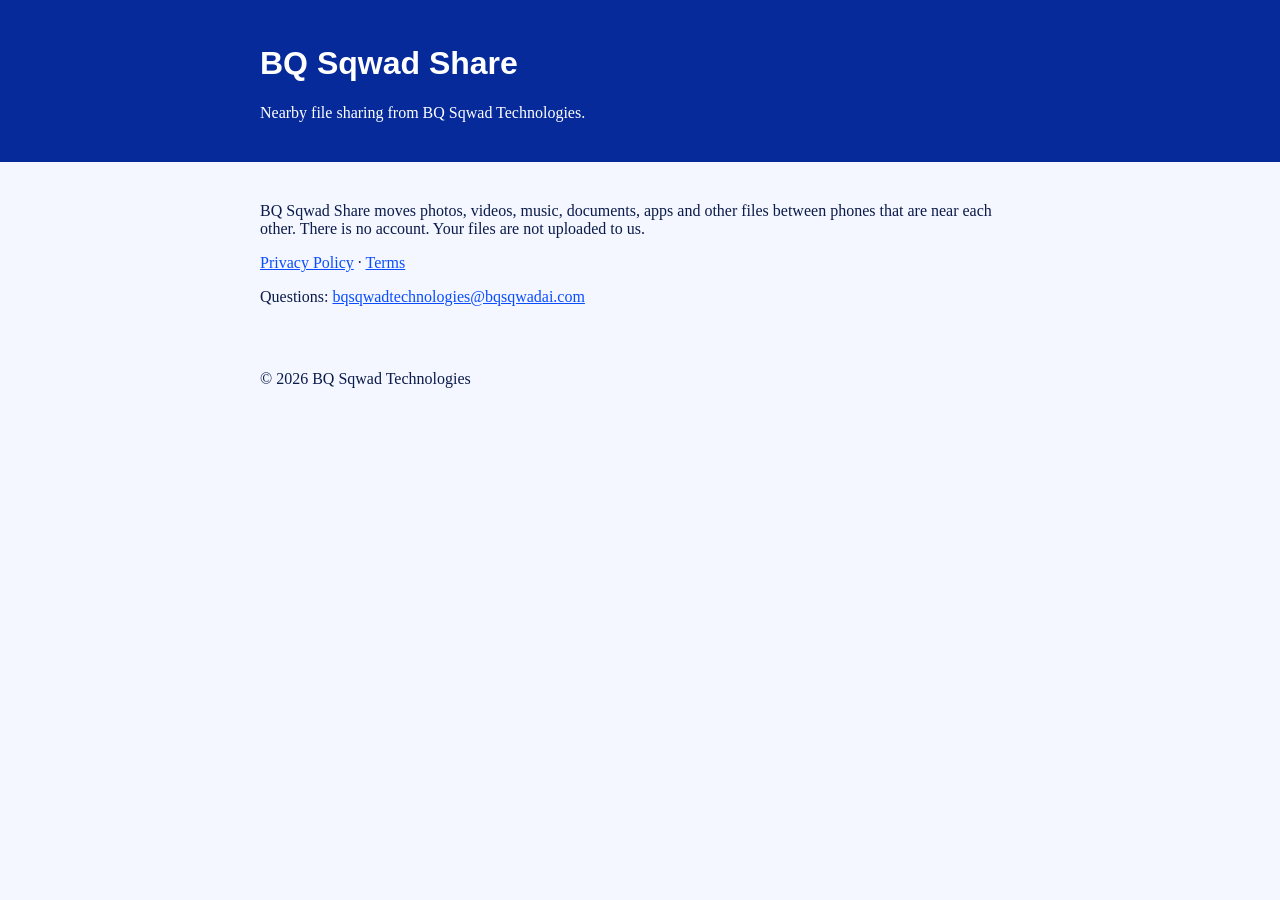
<file: docs/index.html>
<!DOCTYPE html>
<html lang="en">
<head>
<meta charset="utf-8"/>
<meta name="viewport" content="width=device-width, initial-scale=1"/>
<title>BQ Sqwad Share</title>
<style>
body{margin:0;font-family:Georgia,serif;background:#f4f7ff;color:#0b1b4a}
header,main,footer{max-width:760px;margin:auto;padding:24px}
header{background:#062a9a;color:#fff;max-width:none}
header div{max-width:760px;margin:auto}
a{color:#0a4dff}
h1{font-family:Arial,sans-serif}
</style>
</head>
<body>
<header><div><h1>BQ Sqwad Share</h1><p>Nearby file sharing from BQ Sqwad Technologies.</p></div></header>
<main>
<p>BQ Sqwad Share moves photos, videos, music, documents, apps and other files between phones that are near each other. There is no account. Your files are not uploaded to us.</p>
<p><a href="privacy.html">Privacy Policy</a> · <a href="terms.html">Terms</a></p>
<p>Questions: <a href="mailto:bqsqwadtechnologies@bqsqwadai.com">bqsqwadtechnologies@bqsqwadai.com</a></p>
</main>
<footer>© 2026 BQ Sqwad Technologies</footer>
</body>
</html>
</file>
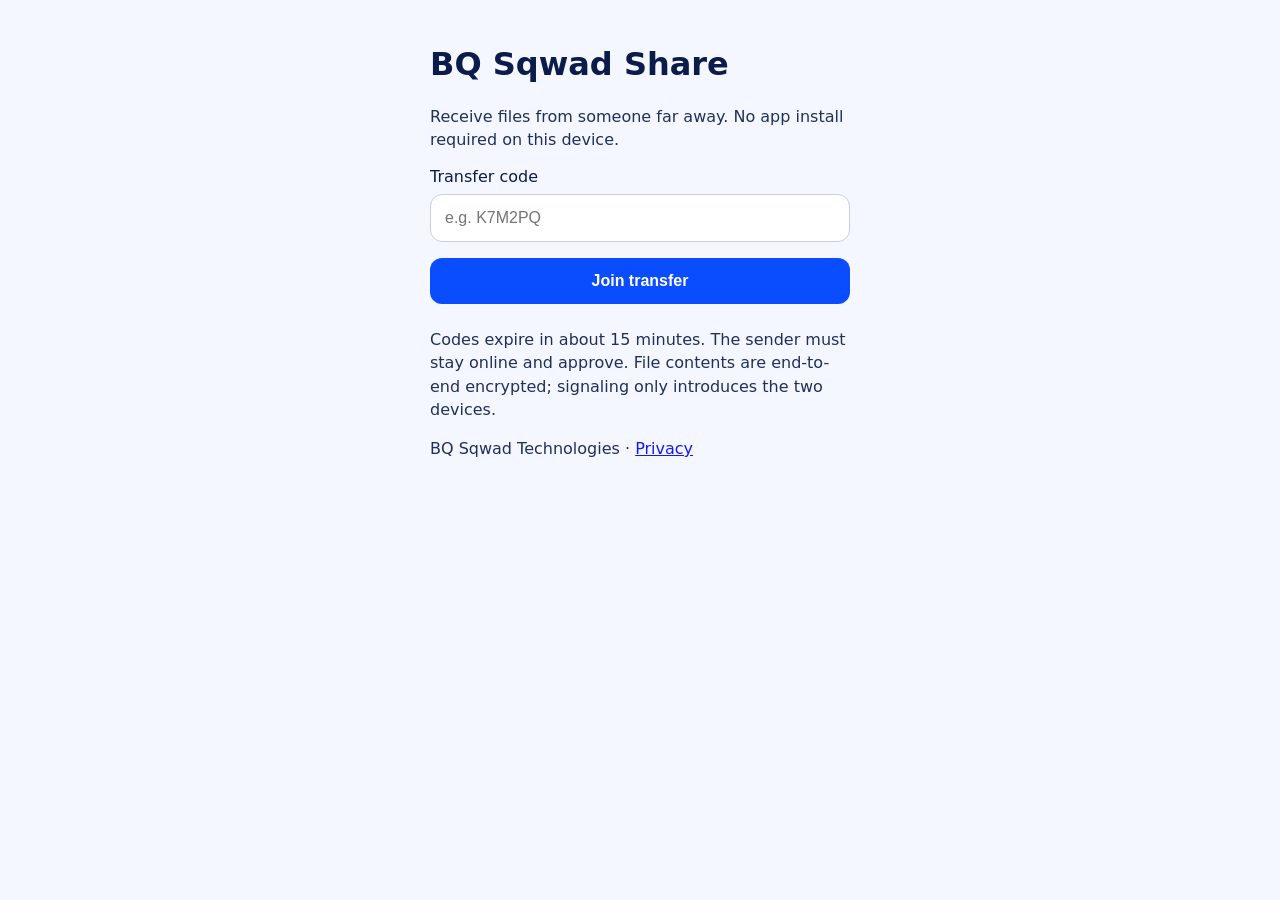
<file: web/index.html>
<!DOCTYPE html>
<html lang="en">
<head>
<meta charset="utf-8"/>
<meta name="viewport" content="width=device-width,initial-scale=1"/>
<title>BQ Sqwad Share — receive by code</title>
<link rel="stylesheet" href="styles.css"/>
</head>
<body>
<main>
  <h1>BQ Sqwad Share</h1>
  <p class="lead">Receive files from someone far away. No app install required on this device.</p>
  <label for="code">Transfer code</label>
  <input id="code" maxlength="8" placeholder="e.g. K7M2PQ" autocomplete="off"/>
  <button id="join" type="button">Join transfer</button>
  <p id="status" class="note">Codes expire in about 15 minutes. The sender must stay online and approve. File contents are end-to-end encrypted; signaling only introduces the two devices.</p>
  <ul id="files"></ul>
  <p class="note">BQ Sqwad Technologies · <a href="https://bqsqwadtechnologies.github.io/bq-sqwad-share-app/privacy.html">Privacy</a></p>
</main>
<script src="app.js"></script>
</body>
</html>
</file>
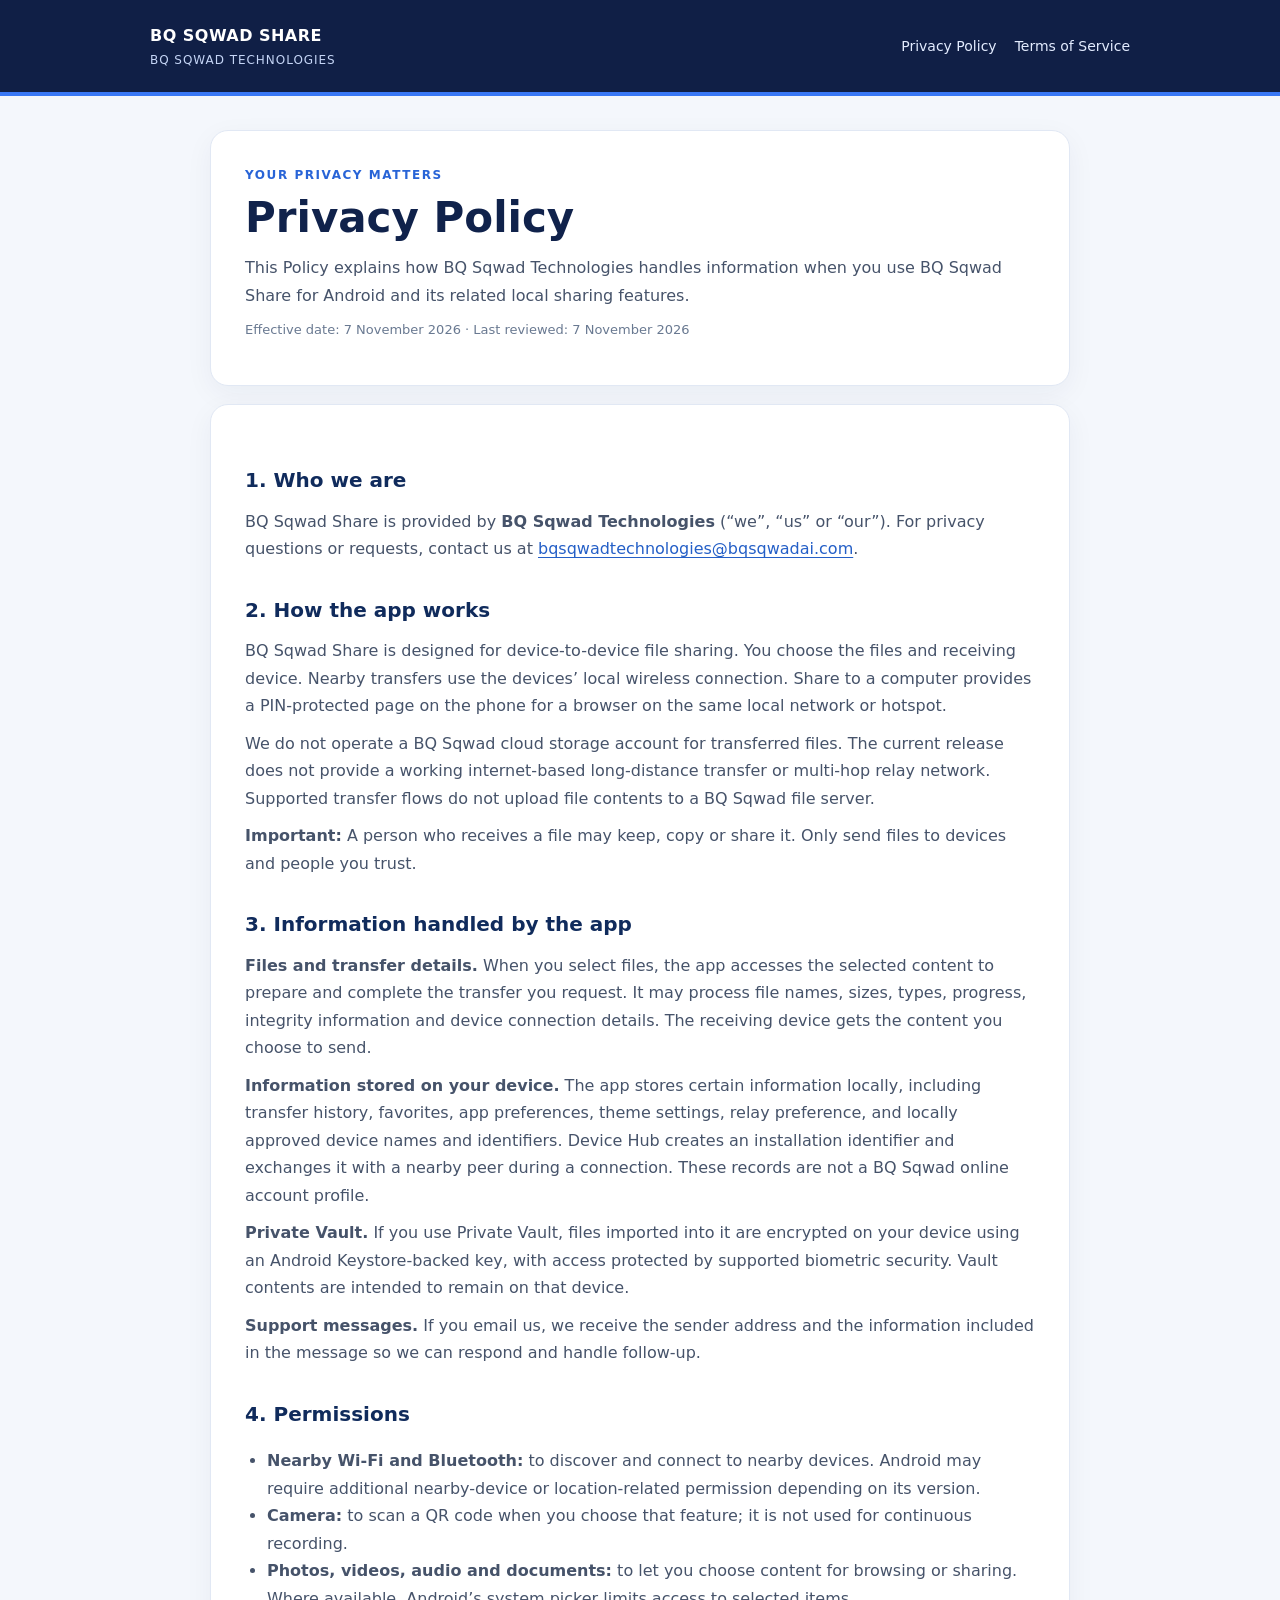
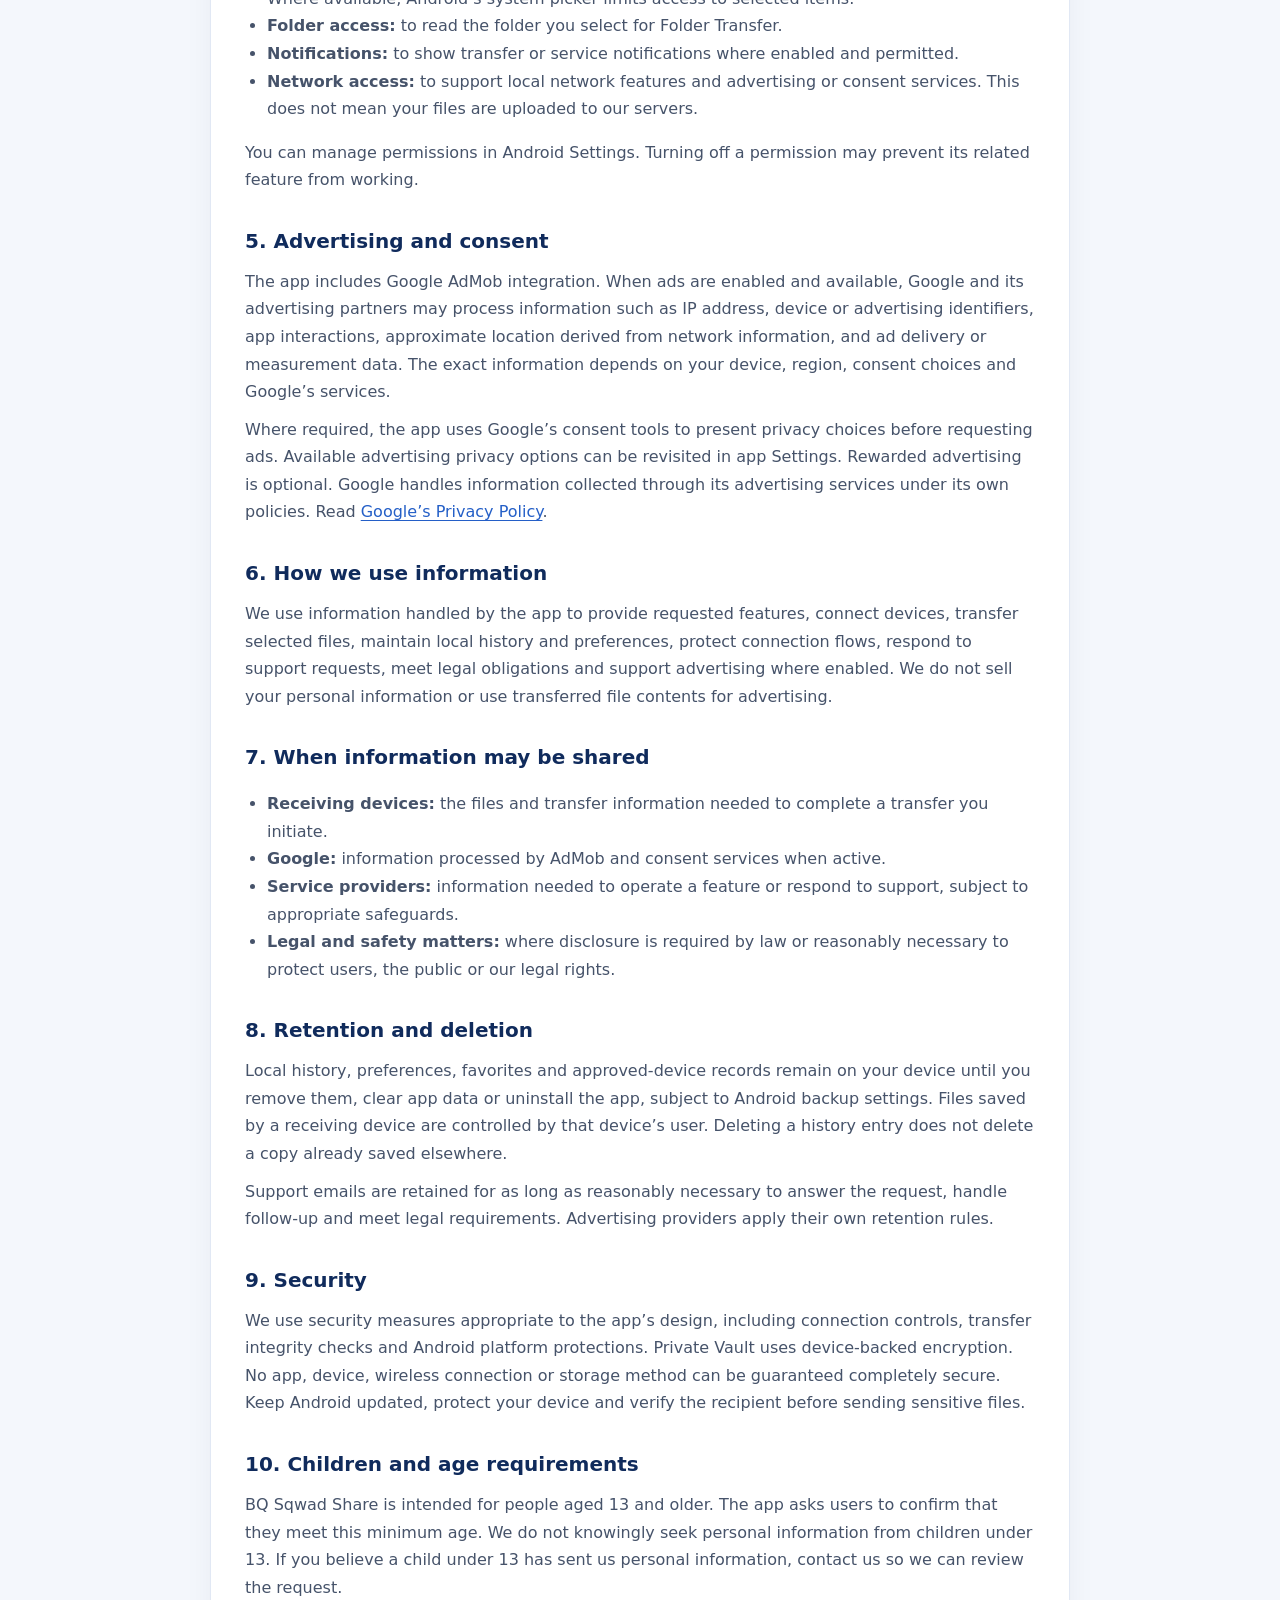
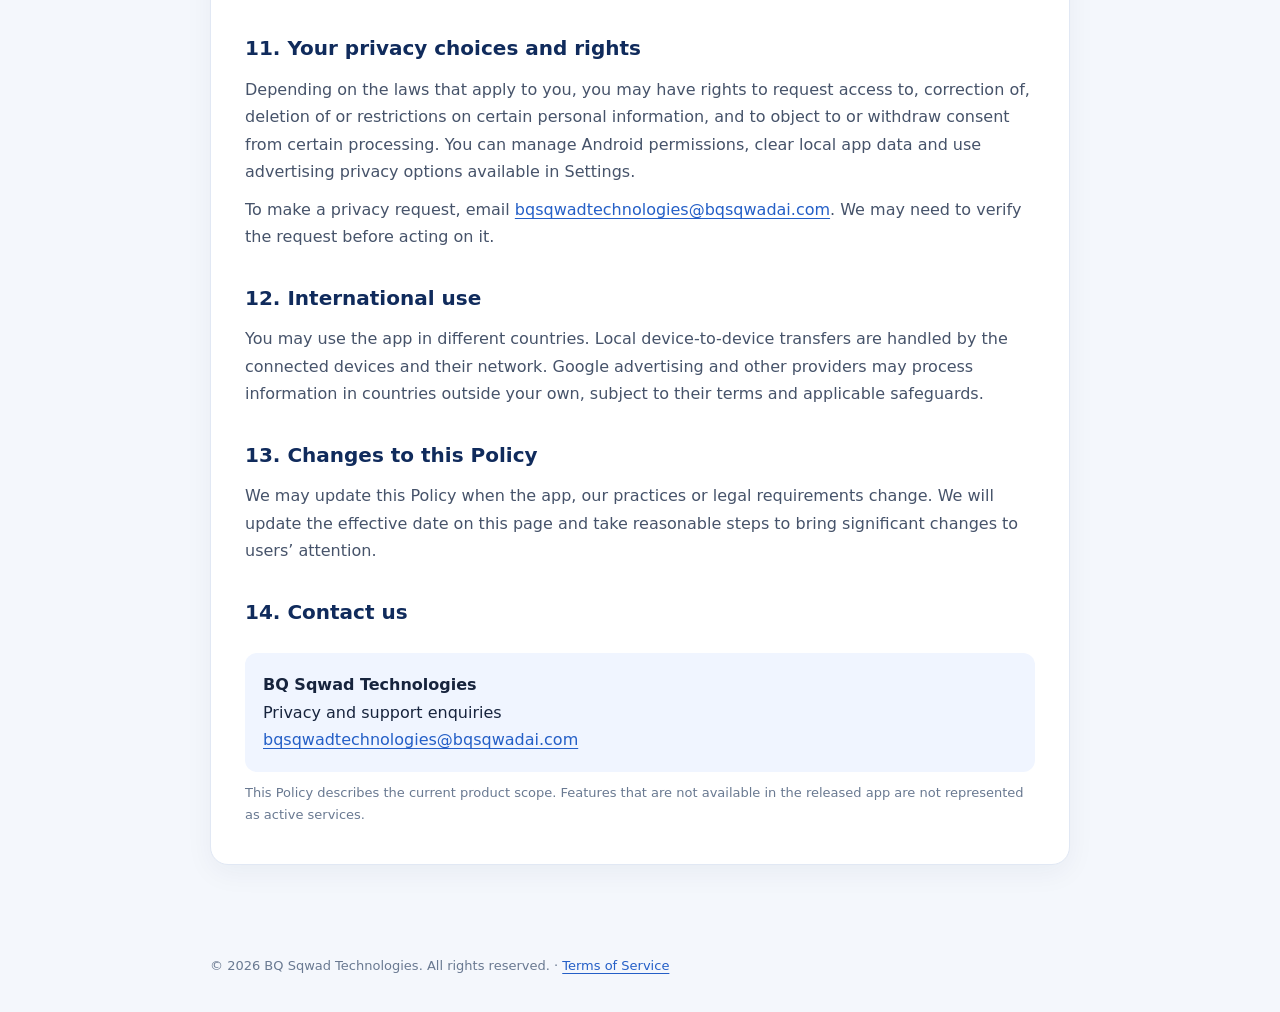
<file: docs/privacy.html>
<!doctype html><html lang="en"><head><meta charset="utf-8"><meta name="viewport" content="width=device-width,initial-scale=1"><meta name="description" content="Privacy Policy for BQ Sqwad Share by BQ Sqwad Technologies."><title>Privacy Policy | BQ Sqwad Share</title><style>
:root{font-family:Inter,ui-sans-serif,system-ui,-apple-system,"Segoe UI",sans-serif;color:#17243d;background:#f4f7fc;line-height:1.72}
*{box-sizing:border-box}body{margin:0}.top{background:#101f46;color:#fff;padding:22px 20px;border-bottom:4px solid #3978f6}
.bar{max-width:980px;margin:auto;display:flex;align-items:center;justify-content:space-between;gap:16px;flex-wrap:wrap}
.brand{font-weight:750;letter-spacing:.03em}.brand small{display:block;font-size:12px;font-weight:500;color:#c5d5f6;letter-spacing:.08em;text-transform:uppercase}
nav{display:flex;gap:18px;flex-wrap:wrap}nav a{color:#e3ecff;text-decoration:none;font-size:14px}
main{max-width:900px;margin:34px auto;padding:0 20px 56px}.intro,.content{background:#fff;border:1px solid #e1e8f4;border-radius:18px;box-shadow:0 8px 28px rgba(19,43,88,.05)}
.intro{padding:34px;margin-bottom:18px}.eyebrow{color:#2864d7;font-size:12px;font-weight:750;letter-spacing:.13em;text-transform:uppercase}
h1{font-size:clamp(30px,5vw,42px);line-height:1.15;margin:8px 0 12px;color:#10224b}h2{font-size:20px;color:#102b5c;margin:30px 0 8px}
p,li{color:#46536a}p{margin:10px 0}ul{padding-left:22px}.meta{font-size:13px;color:#697991}.content{padding:28px 34px}
a{color:#245fc7;text-underline-offset:3px}.contact{background:#f0f5ff;border-radius:12px;padding:18px;margin-top:24px}
footer{max-width:900px;margin:0 auto;padding:0 20px 34px;color:#697991;font-size:13px}
@media(max-width:600px){.top{padding:18px 16px}main{margin:18px auto;padding:0 12px 36px}.intro{padding:24px 20px}.content{padding:20px}.bar{align-items:flex-start}}
</style></head><body><header class="top"><div class="bar"><div class="brand">BQ SQWAD SHARE<small>BQ Sqwad Technologies</small></div><nav aria-label="Legal pages"><a href="privacy.html">Privacy Policy</a><a href="terms.html">Terms of Service</a></nav></div></header><main><section class="intro"><div class="eyebrow">Your privacy matters</div><h1>Privacy Policy</h1><p>This Policy explains how BQ Sqwad Technologies handles information when you use BQ Sqwad Share for Android and its related local sharing features.</p><p class="meta">Effective date: 7 November 2026 · Last reviewed: 7 November 2026</p></section><article class="content">
<h2>1. Who we are</h2><p>BQ Sqwad Share is provided by <strong>BQ Sqwad Technologies</strong> (“we”, “us” or “our”). For privacy questions or requests, contact us at <a href="mailto:bqsqwadtechnologies@bqsqwadai.com">bqsqwadtechnologies@bqsqwadai.com</a>.</p>
<h2>2. How the app works</h2><p>BQ Sqwad Share is designed for device-to-device file sharing. You choose the files and receiving device. Nearby transfers use the devices’ local wireless connection. Share to a computer provides a PIN-protected page on the phone for a browser on the same local network or hotspot.</p><p>We do not operate a BQ Sqwad cloud storage account for transferred files. The current release does not provide a working internet-based long-distance transfer or multi-hop relay network. Supported transfer flows do not upload file contents to a BQ Sqwad file server.</p><p><strong>Important:</strong> A person who receives a file may keep, copy or share it. Only send files to devices and people you trust.</p>
<h2>3. Information handled by the app</h2><p><strong>Files and transfer details.</strong> When you select files, the app accesses the selected content to prepare and complete the transfer you request. It may process file names, sizes, types, progress, integrity information and device connection details. The receiving device gets the content you choose to send.</p><p><strong>Information stored on your device.</strong> The app stores certain information locally, including transfer history, favorites, app preferences, theme settings, relay preference, and locally approved device names and identifiers. Device Hub creates an installation identifier and exchanges it with a nearby peer during a connection. These records are not a BQ Sqwad online account profile.</p><p><strong>Private Vault.</strong> If you use Private Vault, files imported into it are encrypted on your device using an Android Keystore-backed key, with access protected by supported biometric security. Vault contents are intended to remain on that device.</p><p><strong>Support messages.</strong> If you email us, we receive the sender address and the information included in the message so we can respond and handle follow-up.</p>
<h2>4. Permissions</h2><ul><li><strong>Nearby Wi-Fi and Bluetooth:</strong> to discover and connect to nearby devices. Android may require additional nearby-device or location-related permission depending on its version.</li><li><strong>Camera:</strong> to scan a QR code when you choose that feature; it is not used for continuous recording.</li><li><strong>Photos, videos, audio and documents:</strong> to let you choose content for browsing or sharing. Where available, Android’s system picker limits access to selected items.</li><li><strong>Folder access:</strong> to read the folder you select for Folder Transfer.</li><li><strong>Notifications:</strong> to show transfer or service notifications where enabled and permitted.</li><li><strong>Network access:</strong> to support local network features and advertising or consent services. This does not mean your files are uploaded to our servers.</li></ul><p>You can manage permissions in Android Settings. Turning off a permission may prevent its related feature from working.</p>
<h2>5. Advertising and consent</h2><p>The app includes Google AdMob integration. When ads are enabled and available, Google and its advertising partners may process information such as IP address, device or advertising identifiers, app interactions, approximate location derived from network information, and ad delivery or measurement data. The exact information depends on your device, region, consent choices and Google’s services.</p><p>Where required, the app uses Google’s consent tools to present privacy choices before requesting ads. Available advertising privacy options can be revisited in app Settings. Rewarded advertising is optional. Google handles information collected through its advertising services under its own policies. Read <a href="https://policies.google.com/privacy" target="_blank" rel="noopener noreferrer">Google’s Privacy Policy</a>.</p>
<h2>6. How we use information</h2><p>We use information handled by the app to provide requested features, connect devices, transfer selected files, maintain local history and preferences, protect connection flows, respond to support requests, meet legal obligations and support advertising where enabled. We do not sell your personal information or use transferred file contents for advertising.</p>
<h2>7. When information may be shared</h2><ul><li><strong>Receiving devices:</strong> the files and transfer information needed to complete a transfer you initiate.</li><li><strong>Google:</strong> information processed by AdMob and consent services when active.</li><li><strong>Service providers:</strong> information needed to operate a feature or respond to support, subject to appropriate safeguards.</li><li><strong>Legal and safety matters:</strong> where disclosure is required by law or reasonably necessary to protect users, the public or our legal rights.</li></ul>
<h2>8. Retention and deletion</h2><p>Local history, preferences, favorites and approved-device records remain on your device until you remove them, clear app data or uninstall the app, subject to Android backup settings. Files saved by a receiving device are controlled by that device’s user. Deleting a history entry does not delete a copy already saved elsewhere.</p><p>Support emails are retained for as long as reasonably necessary to answer the request, handle follow-up and meet legal requirements. Advertising providers apply their own retention rules.</p>
<h2>9. Security</h2><p>We use security measures appropriate to the app’s design, including connection controls, transfer integrity checks and Android platform protections. Private Vault uses device-backed encryption. No app, device, wireless connection or storage method can be guaranteed completely secure. Keep Android updated, protect your device and verify the recipient before sending sensitive files.</p>
<h2>10. Children and age requirements</h2><p>BQ Sqwad Share is intended for people aged 13 and older. The app asks users to confirm that they meet this minimum age. We do not knowingly seek personal information from children under 13. If you believe a child under 13 has sent us personal information, contact us so we can review the request.</p>
<h2>11. Your privacy choices and rights</h2><p>Depending on the laws that apply to you, you may have rights to request access to, correction of, deletion of or restrictions on certain personal information, and to object to or withdraw consent from certain processing. You can manage Android permissions, clear local app data and use advertising privacy options available in Settings.</p><p>To make a privacy request, email <a href="mailto:bqsqwadtechnologies@bqsqwadai.com">bqsqwadtechnologies@bqsqwadai.com</a>. We may need to verify the request before acting on it.</p>
<h2>12. International use</h2><p>You may use the app in different countries. Local device-to-device transfers are handled by the connected devices and their network. Google advertising and other providers may process information in countries outside your own, subject to their terms and applicable safeguards.</p>
<h2>13. Changes to this Policy</h2><p>We may update this Policy when the app, our practices or legal requirements change. We will update the effective date on this page and take reasonable steps to bring significant changes to users’ attention.</p>
<h2>14. Contact us</h2><div class="contact"><strong>BQ Sqwad Technologies</strong><br>Privacy and support enquiries<br><a href="mailto:bqsqwadtechnologies@bqsqwadai.com">bqsqwadtechnologies@bqsqwadai.com</a></div><p class="meta">This Policy describes the current product scope. Features that are not available in the released app are not represented as active services.</p>
</article></main><footer>© 2026 BQ Sqwad Technologies. All rights reserved. · <a href="terms.html">Terms of Service</a></footer></body></html>
</file>
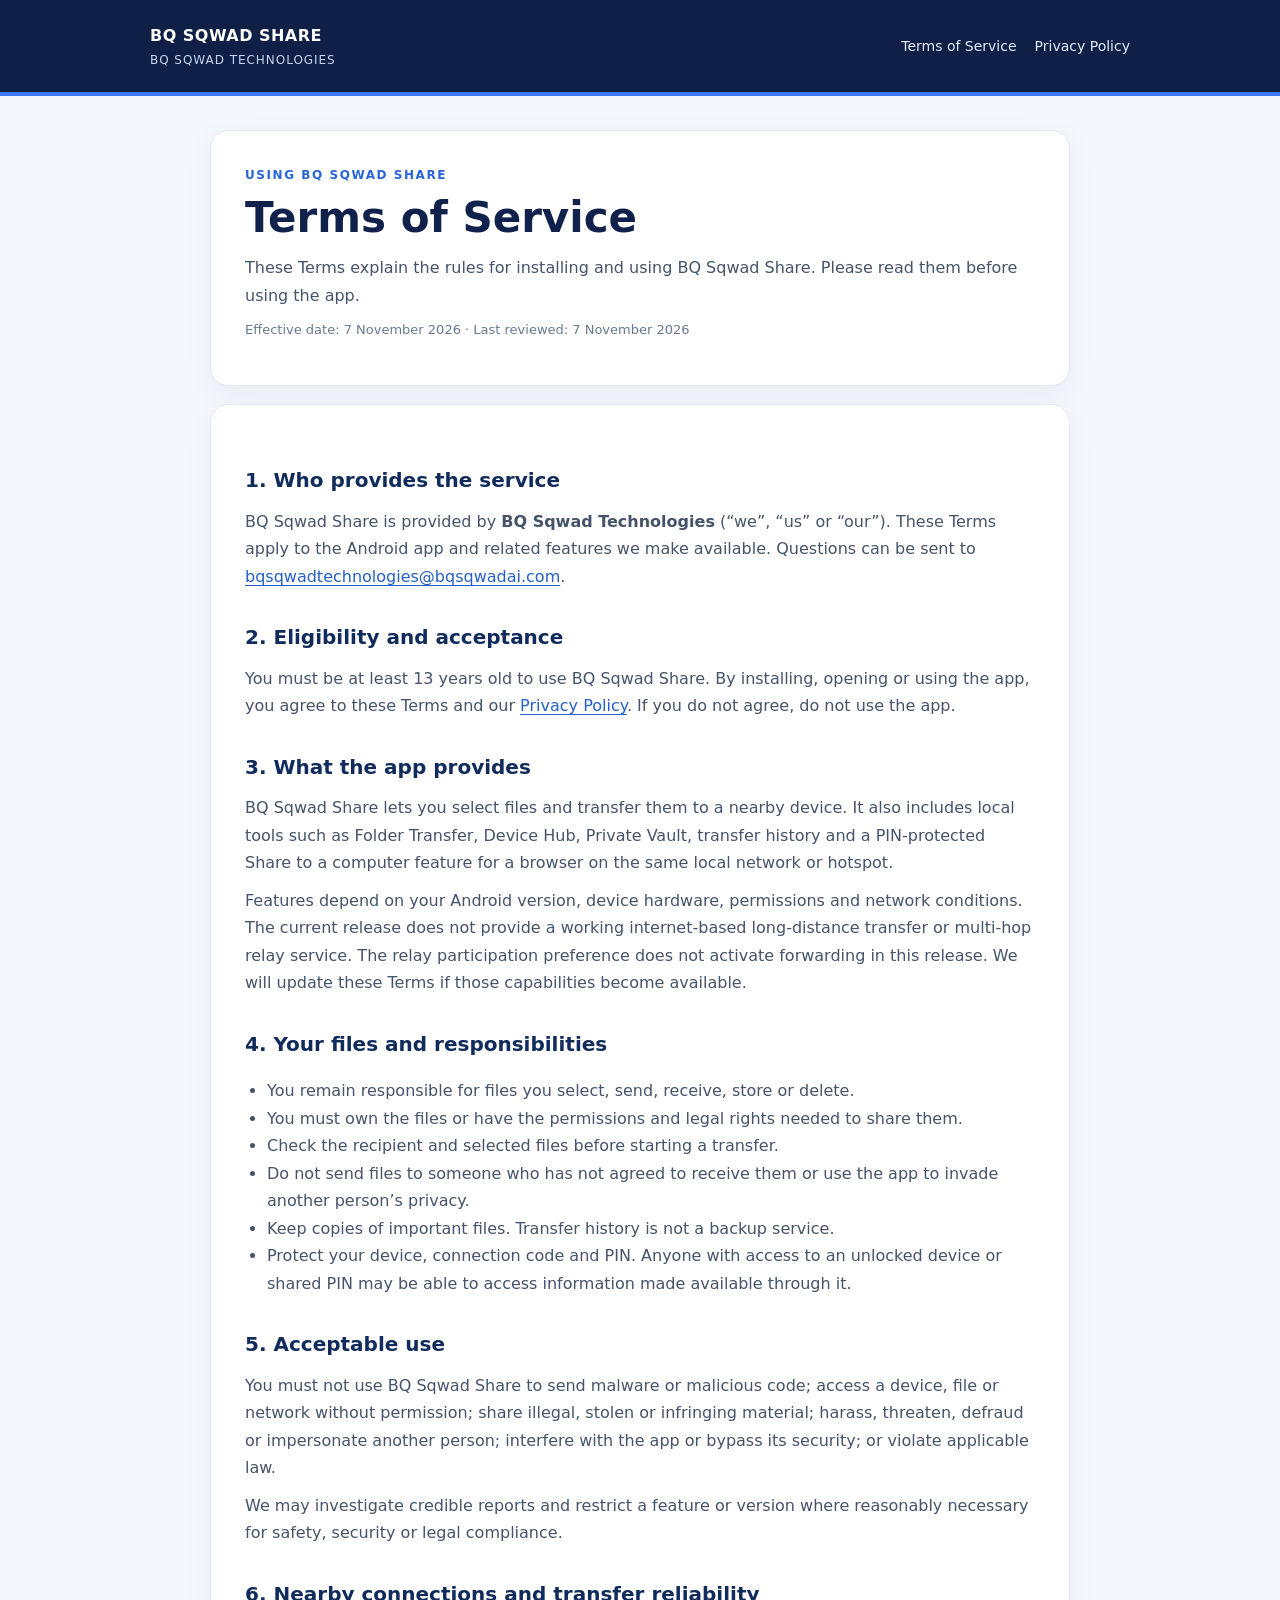
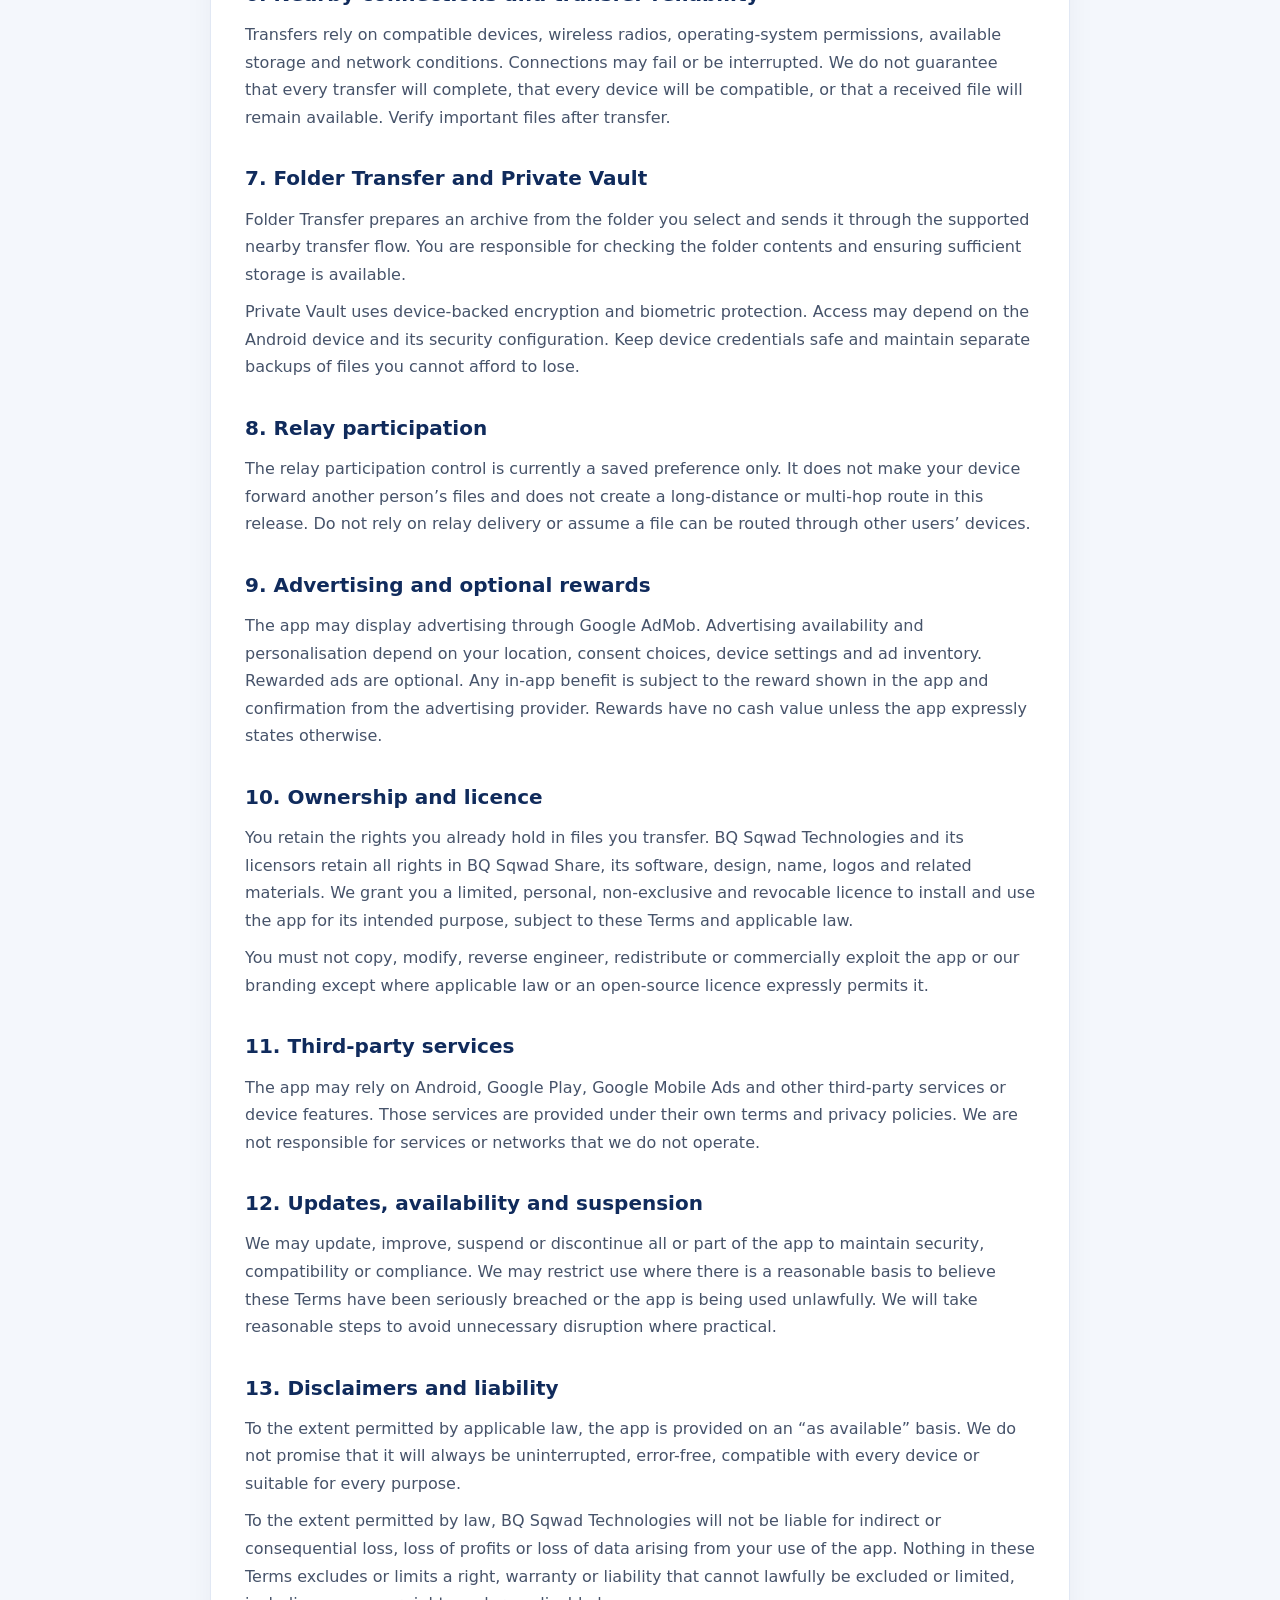
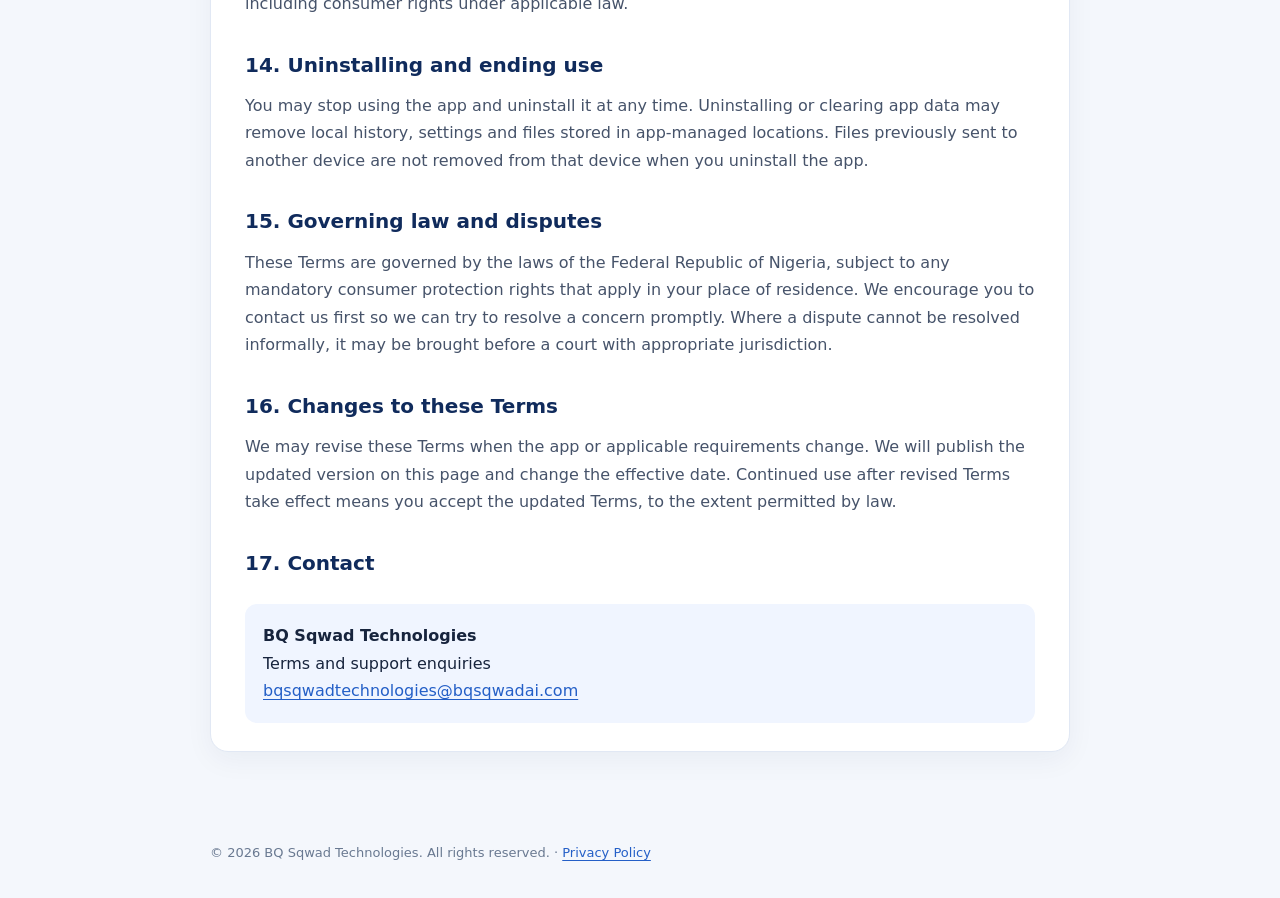
<file: docs/terms.html>
<!doctype html><html lang="en"><head><meta charset="utf-8"><meta name="viewport" content="width=device-width,initial-scale=1"><meta name="description" content="Terms of Service for BQ Sqwad Share by BQ Sqwad Technologies."><title>Terms of Service | BQ Sqwad Share</title><style>
:root{font-family:Inter,ui-sans-serif,system-ui,-apple-system,"Segoe UI",sans-serif;color:#17243d;background:#f4f7fc;line-height:1.72}
*{box-sizing:border-box}body{margin:0}.top{background:#101f46;color:#fff;padding:22px 20px;border-bottom:4px solid #3978f6}
.bar{max-width:980px;margin:auto;display:flex;align-items:center;justify-content:space-between;gap:16px;flex-wrap:wrap}
.brand{font-weight:750;letter-spacing:.03em}.brand small{display:block;font-size:12px;font-weight:500;color:#c5d5f6;letter-spacing:.08em;text-transform:uppercase}
nav{display:flex;gap:18px;flex-wrap:wrap}nav a{color:#e3ecff;text-decoration:none;font-size:14px}
main{max-width:900px;margin:34px auto;padding:0 20px 56px}.intro,.content{background:#fff;border:1px solid #e1e8f4;border-radius:18px;box-shadow:0 8px 28px rgba(19,43,88,.05)}
.intro{padding:34px;margin-bottom:18px}.eyebrow{color:#2864d7;font-size:12px;font-weight:750;letter-spacing:.13em;text-transform:uppercase}
h1{font-size:clamp(30px,5vw,42px);line-height:1.15;margin:8px 0 12px;color:#10224b}h2{font-size:20px;color:#102b5c;margin:30px 0 8px}
p,li{color:#46536a}p{margin:10px 0}ul{padding-left:22px}.meta{font-size:13px;color:#697991}.content{padding:28px 34px}
a{color:#245fc7;text-underline-offset:3px}.contact{background:#f0f5ff;border-radius:12px;padding:18px;margin-top:24px}
footer{max-width:900px;margin:0 auto;padding:0 20px 34px;color:#697991;font-size:13px}
@media(max-width:600px){.top{padding:18px 16px}main{margin:18px auto;padding:0 12px 36px}.intro{padding:24px 20px}.content{padding:20px}.bar{align-items:flex-start}}
</style></head><body><header class="top"><div class="bar"><div class="brand">BQ SQWAD SHARE<small>BQ Sqwad Technologies</small></div><nav aria-label="Legal pages"><a href="terms.html">Terms of Service</a><a href="privacy.html">Privacy Policy</a></nav></div></header><main><section class="intro"><div class="eyebrow">Using BQ Sqwad Share</div><h1>Terms of Service</h1><p>These Terms explain the rules for installing and using BQ Sqwad Share. Please read them before using the app.</p><p class="meta">Effective date: 7 November 2026 · Last reviewed: 7 November 2026</p></section><article class="content">
<h2>1. Who provides the service</h2><p>BQ Sqwad Share is provided by <strong>BQ Sqwad Technologies</strong> (“we”, “us” or “our”). These Terms apply to the Android app and related features we make available. Questions can be sent to <a href="mailto:bqsqwadtechnologies@bqsqwadai.com">bqsqwadtechnologies@bqsqwadai.com</a>.</p>
<h2>2. Eligibility and acceptance</h2><p>You must be at least 13 years old to use BQ Sqwad Share. By installing, opening or using the app, you agree to these Terms and our <a href="privacy.html">Privacy Policy</a>. If you do not agree, do not use the app.</p>
<h2>3. What the app provides</h2><p>BQ Sqwad Share lets you select files and transfer them to a nearby device. It also includes local tools such as Folder Transfer, Device Hub, Private Vault, transfer history and a PIN-protected Share to a computer feature for a browser on the same local network or hotspot.</p><p>Features depend on your Android version, device hardware, permissions and network conditions. The current release does not provide a working internet-based long-distance transfer or multi-hop relay service. The relay participation preference does not activate forwarding in this release. We will update these Terms if those capabilities become available.</p>
<h2>4. Your files and responsibilities</h2><ul><li>You remain responsible for files you select, send, receive, store or delete.</li><li>You must own the files or have the permissions and legal rights needed to share them.</li><li>Check the recipient and selected files before starting a transfer.</li><li>Do not send files to someone who has not agreed to receive them or use the app to invade another person’s privacy.</li><li>Keep copies of important files. Transfer history is not a backup service.</li><li>Protect your device, connection code and PIN. Anyone with access to an unlocked device or shared PIN may be able to access information made available through it.</li></ul>
<h2>5. Acceptable use</h2><p>You must not use BQ Sqwad Share to send malware or malicious code; access a device, file or network without permission; share illegal, stolen or infringing material; harass, threaten, defraud or impersonate another person; interfere with the app or bypass its security; or violate applicable law.</p><p>We may investigate credible reports and restrict a feature or version where reasonably necessary for safety, security or legal compliance.</p>
<h2>6. Nearby connections and transfer reliability</h2><p>Transfers rely on compatible devices, wireless radios, operating-system permissions, available storage and network conditions. Connections may fail or be interrupted. We do not guarantee that every transfer will complete, that every device will be compatible, or that a received file will remain available. Verify important files after transfer.</p>
<h2>7. Folder Transfer and Private Vault</h2><p>Folder Transfer prepares an archive from the folder you select and sends it through the supported nearby transfer flow. You are responsible for checking the folder contents and ensuring sufficient storage is available.</p><p>Private Vault uses device-backed encryption and biometric protection. Access may depend on the Android device and its security configuration. Keep device credentials safe and maintain separate backups of files you cannot afford to lose.</p>
<h2>8. Relay participation</h2><p>The relay participation control is currently a saved preference only. It does not make your device forward another person’s files and does not create a long-distance or multi-hop route in this release. Do not rely on relay delivery or assume a file can be routed through other users’ devices.</p>
<h2>9. Advertising and optional rewards</h2><p>The app may display advertising through Google AdMob. Advertising availability and personalisation depend on your location, consent choices, device settings and ad inventory. Rewarded ads are optional. Any in-app benefit is subject to the reward shown in the app and confirmation from the advertising provider. Rewards have no cash value unless the app expressly states otherwise.</p>
<h2>10. Ownership and licence</h2><p>You retain the rights you already hold in files you transfer. BQ Sqwad Technologies and its licensors retain all rights in BQ Sqwad Share, its software, design, name, logos and related materials. We grant you a limited, personal, non-exclusive and revocable licence to install and use the app for its intended purpose, subject to these Terms and applicable law.</p><p>You must not copy, modify, reverse engineer, redistribute or commercially exploit the app or our branding except where applicable law or an open-source licence expressly permits it.</p>
<h2>11. Third-party services</h2><p>The app may rely on Android, Google Play, Google Mobile Ads and other third-party services or device features. Those services are provided under their own terms and privacy policies. We are not responsible for services or networks that we do not operate.</p>
<h2>12. Updates, availability and suspension</h2><p>We may update, improve, suspend or discontinue all or part of the app to maintain security, compatibility or compliance. We may restrict use where there is a reasonable basis to believe these Terms have been seriously breached or the app is being used unlawfully. We will take reasonable steps to avoid unnecessary disruption where practical.</p>
<h2>13. Disclaimers and liability</h2><p>To the extent permitted by applicable law, the app is provided on an “as available” basis. We do not promise that it will always be uninterrupted, error-free, compatible with every device or suitable for every purpose.</p><p>To the extent permitted by law, BQ Sqwad Technologies will not be liable for indirect or consequential loss, loss of profits or loss of data arising from your use of the app. Nothing in these Terms excludes or limits a right, warranty or liability that cannot lawfully be excluded or limited, including consumer rights under applicable law.</p>
<h2>14. Uninstalling and ending use</h2><p>You may stop using the app and uninstall it at any time. Uninstalling or clearing app data may remove local history, settings and files stored in app-managed locations. Files previously sent to another device are not removed from that device when you uninstall the app.</p>
<h2>15. Governing law and disputes</h2><p>These Terms are governed by the laws of the Federal Republic of Nigeria, subject to any mandatory consumer protection rights that apply in your place of residence. We encourage you to contact us first so we can try to resolve a concern promptly. Where a dispute cannot be resolved informally, it may be brought before a court with appropriate jurisdiction.</p>
<h2>16. Changes to these Terms</h2><p>We may revise these Terms when the app or applicable requirements change. We will publish the updated version on this page and change the effective date. Continued use after revised Terms take effect means you accept the updated Terms, to the extent permitted by law.</p>
<h2>17. Contact</h2><div class="contact"><strong>BQ Sqwad Technologies</strong><br>Terms and support enquiries<br><a href="mailto:bqsqwadtechnologies@bqsqwadai.com">bqsqwadtechnologies@bqsqwadai.com</a></div>
</article></main><footer>© 2026 BQ Sqwad Technologies. All rights reserved. · <a href="privacy.html">Privacy Policy</a></footer></body></html>
</file>
<file: web/styles.css>
:root { --bg:#f4f7ff; --text:#0b1b4a; --accent:#0a4dff; }
@media (prefers-color-scheme: dark) {
  :root { --bg:#07111f; --text:#e8eef9; --accent:#2ee6c7; }
}
body { margin:0; font-family: system-ui, sans-serif; background:var(--bg); color:var(--text); }
main { max-width:420px; margin:0 auto; padding:24px; }
input, button { width:100%; box-sizing:border-box; padding:14px; margin:8px 0; border-radius:12px; border:1px solid #ccd; font-size:1rem; }
button { background:var(--accent); color:#fff; border:none; font-weight:700; cursor:pointer; }
.note, .lead { line-height:1.45; opacity:.9; }
</file>
